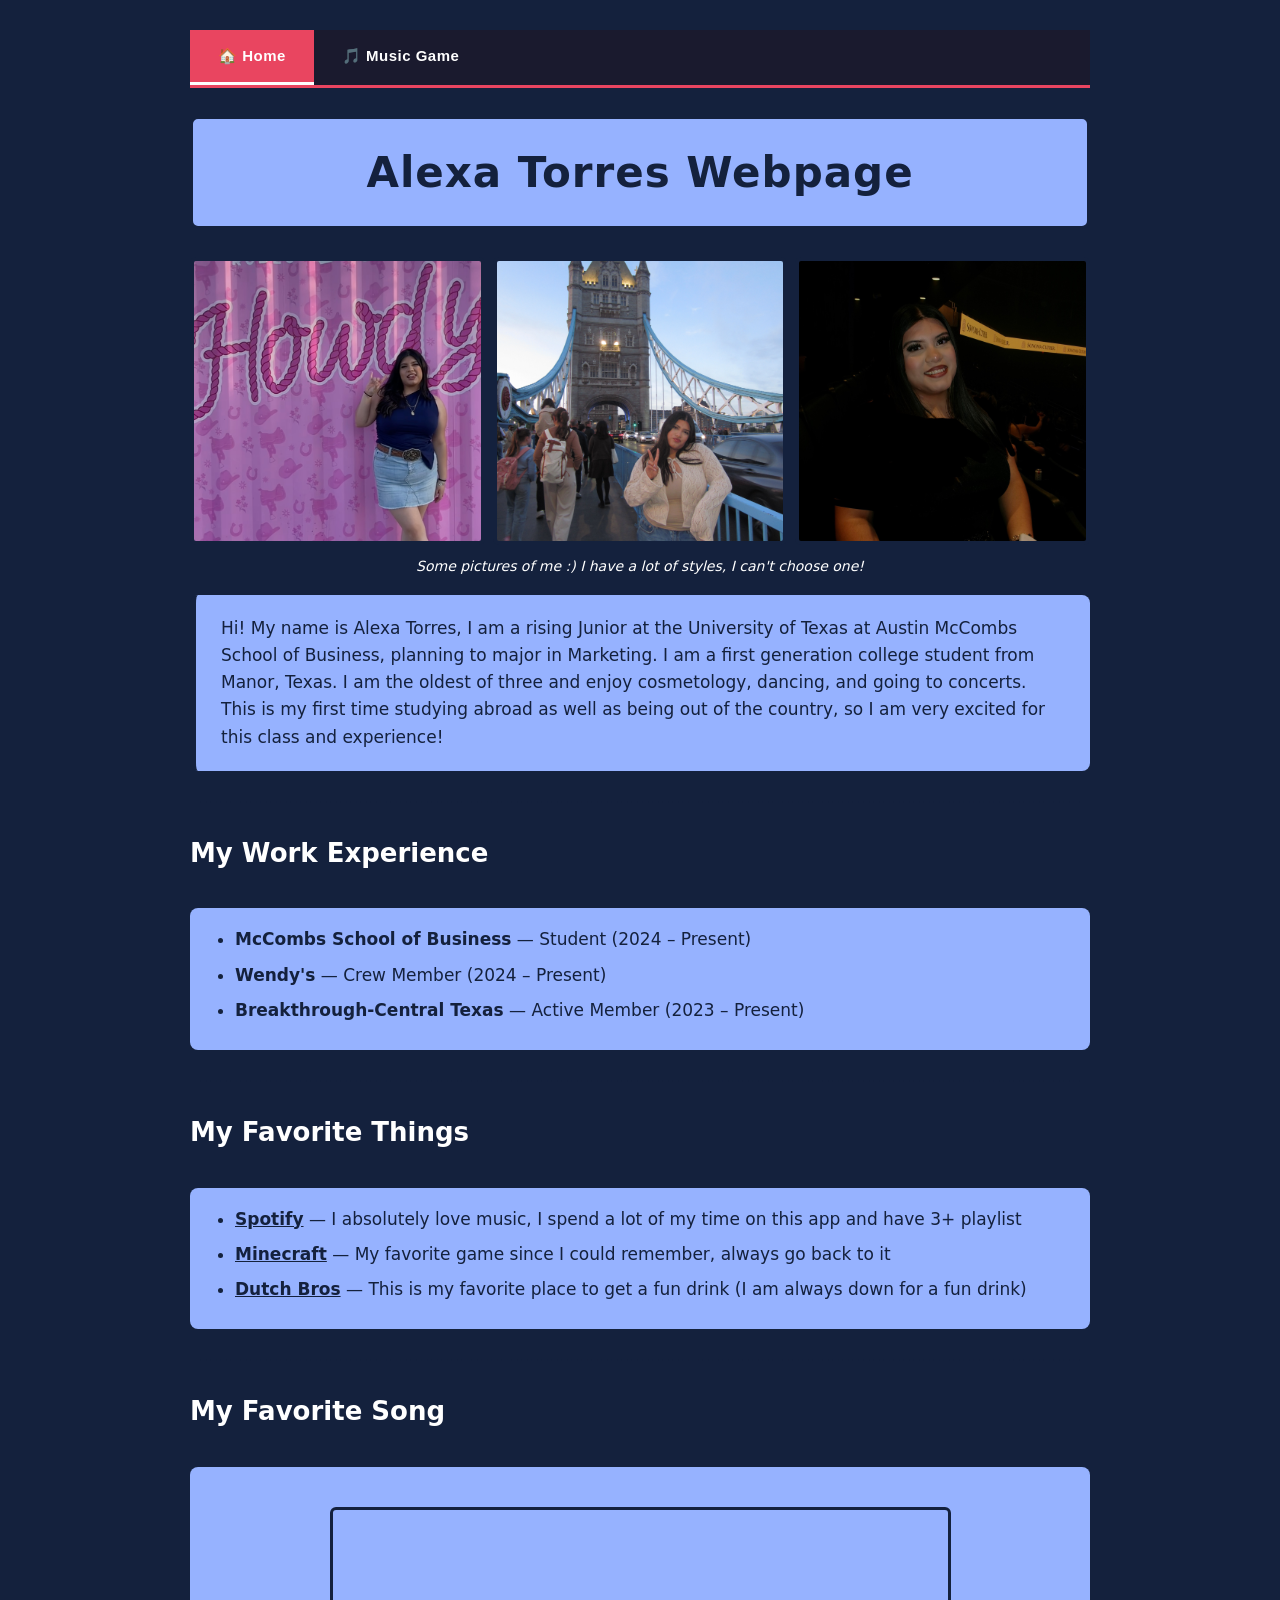
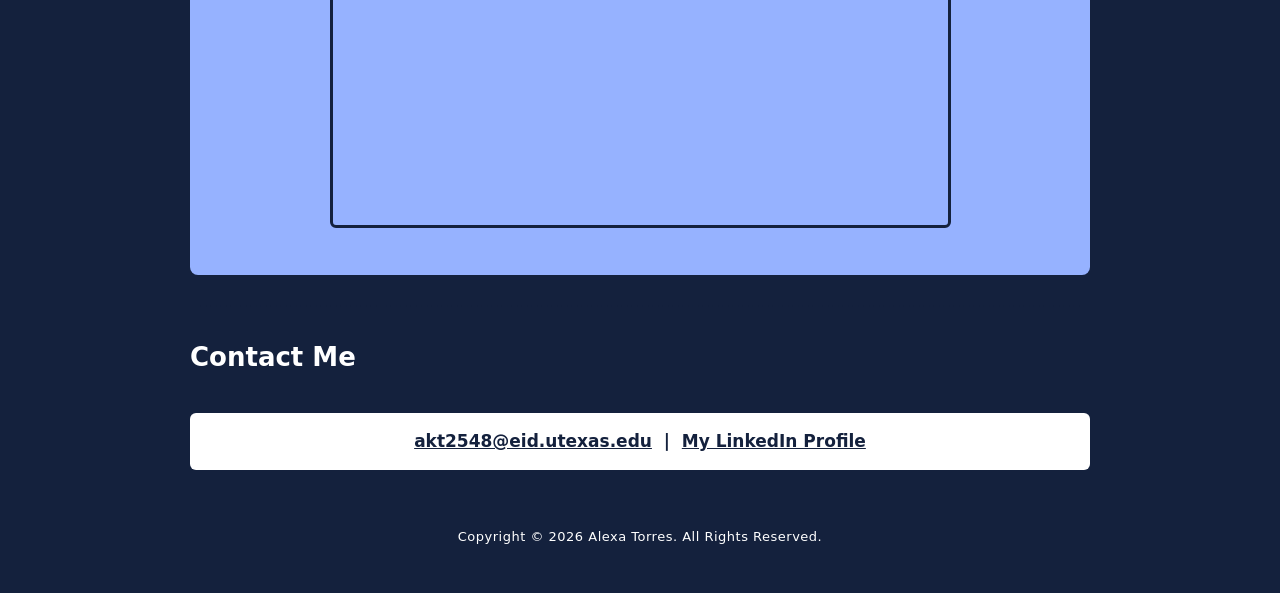
<file: index.html>
<!DOCTYPE html>
<html>
<head>
  <title>Alexa Torres Webpage</title>
  <link rel="stylesheet" href="style.css">
  <style>
    /* ── Navigation Bar ── */
    .site-nav {
      background: #1a1a2e;
      padding: 0;
      margin: 0 0 24px 0;
      display: flex;
      gap: 0;
      border-bottom: 3px solid #e94560;
    }
    .site-nav a {
      color: #fff;
      text-decoration: none;
      padding: 14px 28px;
      font-family: 'Segoe UI', sans-serif;
      font-size: 15px;
      font-weight: 600;
      letter-spacing: 0.5px;
      transition: background 0.2s, color 0.2s;
      display: inline-block;
    }
    .site-nav a:hover,
    .site-nav a.active {
      background: #e94560;
      color: #fff;
    }
    .site-nav a.active {
      border-bottom: 3px solid #fff;
    }
  </style>
</head>

<body>

  <!-- Navigation Bar -->
  <nav class="site-nav">
    <a href="index.html" class="active">🏠 Home</a>
    <a href="game.html">🎵 Music Game</a>
  </nav>

  <h1 class="page-title">Alexa Torres Webpage</h1>

  <div class="photo-row">
    <img class="row-photo"
         alt="Alexa throwing up hook 'em at the Austin Rodeo, a true Longhorn"
         src="IMG_0009.jpeg" />
    <img class="row-photo"
         alt="A picture of Alexa doing the peace sign at the London Bridge"
         src="IMG_2883.jpeg" />
    <img class="row-photo"
         alt="Alexa at the Peso Pluma concert smiling"
         src="IMG_2675.jpeg" />
  </div>
  <p class="caption">
    <em>Some pictures of me :) I have a lot of styles, I can't choose one!</em>
  </p>

  <p class="about-me">
    Hi! My name is Alexa Torres, I am a rising Junior at the University of Texas at Austin McCombs School of Business,
	planning to major in Marketing. I am a first generation college student from Manor, Texas. I am the oldest of three and 
	enjoy cosmetology, dancing, and going to concerts. This is my first time studying abroad as well as being out of the country, so I am very excited for this class and experience!
  </p>

  <hr />

  <h3>My Work Experience</h3>
  <ul>
    <li><strong>McCombs School of Business</strong> &mdash; Student (2024 &ndash; Present)</li>
    <li><strong>Wendy's</strong> &mdash; Crew Member (2024 &ndash; Present)</li>
    <li><strong>Breakthrough-Central Texas</strong> &mdash; Active Member (2023 &ndash; Present)</li>
  </ul>

  <hr />

  <h3>My Favorite Things</h3>
  <ul>
    <li><a href="https://open.spotify.com/" target="_blank">Spotify</a> &mdash; I absolutely love music, I spend a lot of my time on this app and have 3+ playlist</li>
    <li><a href="https://www.minecraft.net/en-us" target="_blank">Minecraft</a> &mdash; My favorite game since I could remember, always go back to it</li>
    <li><a href="https://www.dutchbros.com/" target="_blank">Dutch Bros</a> &mdash; This is my favorite place to get a fun drink (I am always down for a fun drink)</li>
  </ul>

  <hr />

  <h3>My Favorite Song</h3>
  <div class="video-grid">
    <iframe width="560" height="315" src="https://www.youtube.com/embed/VjkyLTrkxhc?si=64AHTUjujPd8C5o9" title="YouTube video player" frameborder="0" allow="accelerometer; autoplay; clipboard-write; encrypted-media; gyroscope; picture-in-picture; web-share" referrerpolicy="strict-origin-when-cross-origin" allowfullscreen></iframe>
  </div>

  <hr />

  <h3>Contact Me</h3>
  <p class="contact-line">
    <a href="mailto:akt2548@eid.utexas.edu">akt2548@eid.utexas.edu</a>
    &nbsp;|&nbsp;
    <a href="https://www.linkedin.com/in/alexaktorres/" target="_blank">My LinkedIn Profile</a>
  </p>

  <footer class="page-footer">
    Copyright &copy; 2026 Alexa Torres. All Rights Reserved.
  </footer>

</body>
</html>
</file>
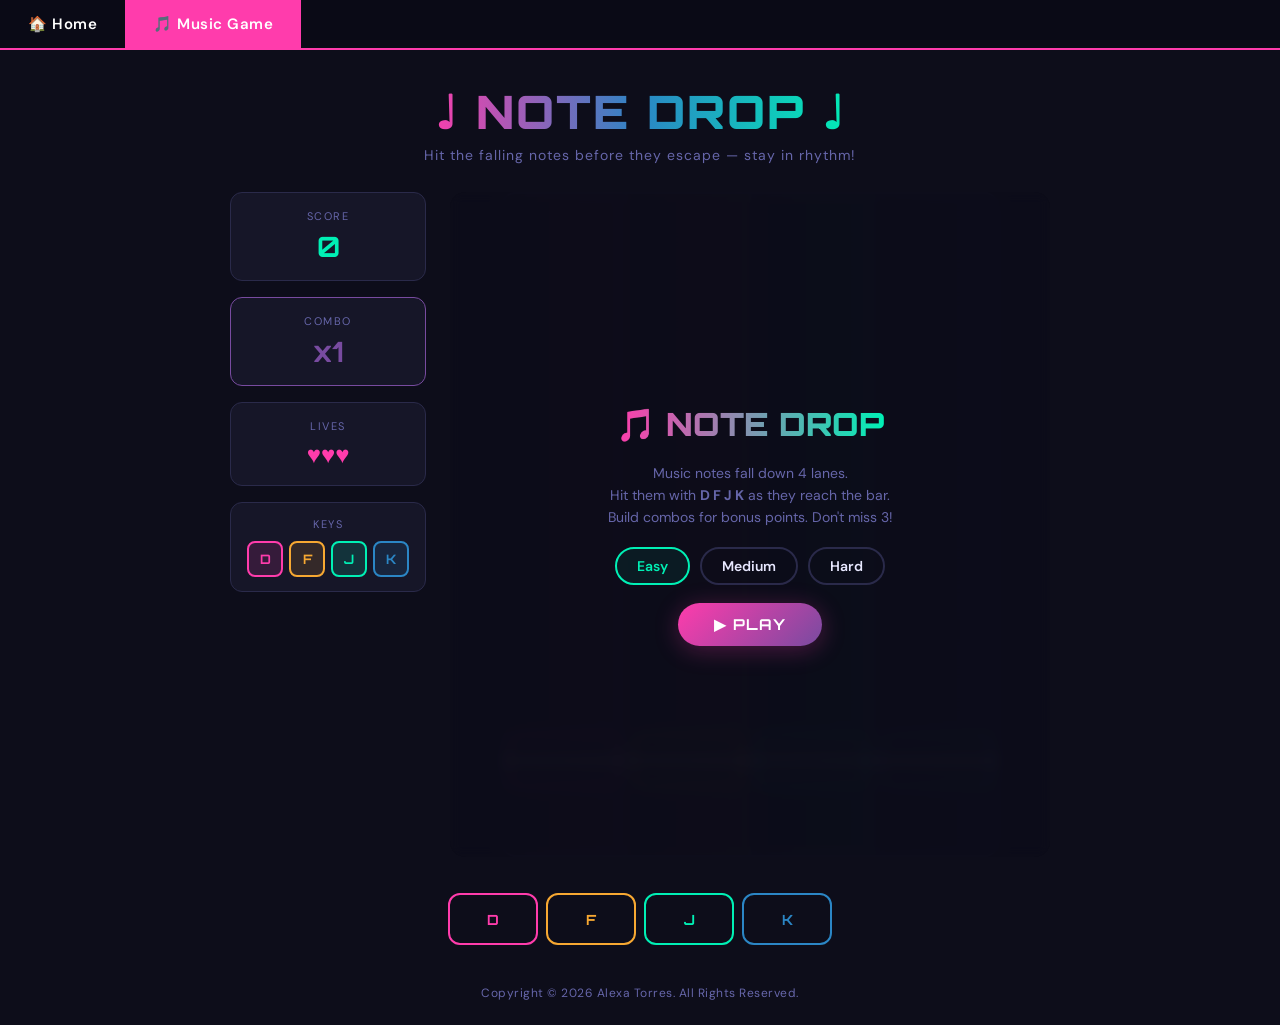
<file: game.html>
<!DOCTYPE html>
<html lang="en">
<head>
  <meta charset="UTF-8" />
  <title>Note Drop – Alexa's Music Game</title>
  <link href="https://fonts.googleapis.com/css2?family=Orbitron:wght@700;900&family=DM+Sans:wght@400;600&display=swap" rel="stylesheet">
  <style>
    :root {
      --bg:        #0d0d1a;
      --surface:   #161628;
      --border:    #2a2a4a;
      --accent1:   #ff3cac;
      --accent2:   #784ba0;
      --accent3:   #2b86c5;
      --accent4:   #00f0b5;
      --text:      #e8e8ff;
      --muted:     #6666aa;
      --col1: #ff3cac;
      --col2: #f7a832;
      --col3: #00f0b5;
      --col4: #2b86c5;
    }

    * { box-sizing: border-box; margin: 0; padding: 0; }

    body {
      background: var(--bg);
      color: var(--text);
      font-family: 'DM Sans', sans-serif;
      min-height: 100vh;
      display: flex;
      flex-direction: column;
      align-items: center;
      overflow-x: hidden;
    }

    /* ── Nav ── */
    .site-nav {
      width: 100%;
      background: #0a0a16;
      border-bottom: 2px solid var(--accent1);
      display: flex;
      gap: 0;
    }
    .site-nav a {
      color: #fff;
      text-decoration: none;
      padding: 14px 28px;
      font-family: 'DM Sans', sans-serif;
      font-size: 15px;
      font-weight: 600;
      letter-spacing: 0.5px;
      transition: background 0.2s;
      display: inline-block;
    }
    .site-nav a:hover  { background: #1e1e3a; }
    .site-nav a.active { background: var(--accent1); color: #fff; }

    /* ── Header ── */
    .game-header {
      margin: 32px 0 8px;
      text-align: center;
    }
    .game-header h1 {
      font-family: 'Orbitron', sans-serif;
      font-size: clamp(28px, 5vw, 46px);
      font-weight: 900;
      letter-spacing: 2px;
      background: linear-gradient(90deg, var(--accent1), var(--accent3), var(--accent4));
      -webkit-background-clip: text;
      -webkit-text-fill-color: transparent;
      background-clip: text;
    }
    .game-header p {
      color: var(--muted);
      font-size: 14px;
      margin-top: 6px;
      letter-spacing: 1px;
    }

    /* ── Layout ── */
    .game-wrapper {
      display: flex;
      gap: 24px;
      align-items: flex-start;
      margin: 20px auto 40px;
      max-width: 820px;
      width: 95%;
      flex-wrap: wrap;
      justify-content: center;
    }

    /* ── Sidebar ── */
    .sidebar {
      display: flex;
      flex-direction: column;
      gap: 16px;
      min-width: 160px;
    }
    .stat-box {
      background: var(--surface);
      border: 1px solid var(--border);
      border-radius: 12px;
      padding: 16px 20px;
      text-align: center;
    }
    .stat-box .label {
      font-size: 11px;
      text-transform: uppercase;
      letter-spacing: 1.5px;
      color: var(--muted);
      margin-bottom: 6px;
    }
    .stat-box .value {
      font-family: 'Orbitron', sans-serif;
      font-size: 28px;
      font-weight: 700;
      color: var(--accent4);
    }
    .stat-box .value.lives { color: var(--accent1); font-size: 24px; }

    .combo-box .value { color: var(--accent2); }
    .combo-box { border-color: var(--accent2); }

    /* ── Key hints ── */
    .key-hints {
      background: var(--surface);
      border: 1px solid var(--border);
      border-radius: 12px;
      padding: 14px 16px;
    }
    .key-hints .label {
      font-size: 11px;
      text-transform: uppercase;
      letter-spacing: 1.5px;
      color: var(--muted);
      margin-bottom: 10px;
      text-align: center;
    }
    .key-row {
      display: flex;
      gap: 6px;
      justify-content: center;
      flex-wrap: wrap;
    }
    .key-badge {
      width: 36px; height: 36px;
      border-radius: 8px;
      display: flex; align-items: center; justify-content: center;
      font-family: 'Orbitron', sans-serif;
      font-size: 13px;
      font-weight: 700;
      border: 2px solid;
      transition: transform 0.08s, filter 0.08s;
    }
    .key-badge.k0 { background: #ff3cac22; border-color: var(--col1); color: var(--col1); }
    .key-badge.k1 { background: #f7a83222; border-color: var(--col2); color: var(--col2); }
    .key-badge.k2 { background: #00f0b522; border-color: var(--col3); color: var(--col3); }
    .key-badge.k3 { background: #2b86c522; border-color: var(--col4); color: var(--col4); }
    .key-badge.pressed { transform: scale(0.85); filter: brightness(1.8); }

    /* ── Canvas area ── */
    .canvas-wrap {
      position: relative;
      flex: 1;
      min-width: 280px;
    }
    #gameCanvas {
      display: block;
      border-radius: 16px;
      border: 2px solid var(--border);
      background: var(--bg);
      width: 100%;
      max-width: 500px;
      margin: 0 auto;
      display: block;
    }

    /* ── Overlay screens ── */
    .overlay {
      position: absolute;
      inset: 0;
      background: rgba(13, 13, 26, 0.92);
      backdrop-filter: blur(6px);
      border-radius: 16px;
      display: flex;
      flex-direction: column;
      align-items: center;
      justify-content: center;
      gap: 18px;
      text-align: center;
      padding: 32px;
    }
    .overlay h2 {
      font-family: 'Orbitron', sans-serif;
      font-size: clamp(22px, 4vw, 32px);
      font-weight: 900;
      background: linear-gradient(90deg, var(--accent1), var(--accent4));
      -webkit-background-clip: text;
      -webkit-text-fill-color: transparent;
      background-clip: text;
    }
    .overlay p { color: var(--muted); font-size: 14px; line-height: 1.6; max-width: 340px; }
    .btn {
      background: linear-gradient(135deg, var(--accent1), var(--accent2));
      color: #fff;
      border: none;
      border-radius: 30px;
      padding: 12px 36px;
      font-family: 'Orbitron', sans-serif;
      font-size: 15px;
      font-weight: 700;
      cursor: pointer;
      letter-spacing: 1px;
      transition: transform 0.15s, filter 0.15s;
      box-shadow: 0 4px 24px #ff3cac44;
    }
    .btn:hover { transform: scale(1.05); filter: brightness(1.15); }

    /* difficulty selector */
    .diff-btns { display: flex; gap: 10px; }
    .diff-btn {
      border: 2px solid var(--border);
      background: transparent;
      color: var(--text);
      border-radius: 20px;
      padding: 8px 20px;
      font-family: 'DM Sans', sans-serif;
      font-size: 14px;
      font-weight: 600;
      cursor: pointer;
      transition: all 0.15s;
    }
    .diff-btn.sel { border-color: var(--accent4); color: var(--accent4); background: #00f0b511; }

    /* ── Feedback flash ── */
    .feedback {
      position: absolute;
      left: 50%; transform: translateX(-50%);
      top: 44%;
      font-family: 'Orbitron', sans-serif;
      font-size: 26px;
      font-weight: 900;
      pointer-events: none;
      opacity: 0;
      transition: opacity 0.15s;
    }
    .feedback.show { opacity: 1; animation: pop 0.5s forwards; }
    @keyframes pop {
      0%   { transform: translateX(-50%) scale(0.8); opacity: 1; }
      60%  { transform: translateX(-50%) scale(1.2); opacity: 1; }
      100% { transform: translateX(-50%) scale(1);   opacity: 0; }
    }

    /* ── Particle layer ── */
    #particleCanvas {
      position: absolute;
      inset: 0;
      pointer-events: none;
      border-radius: 16px;
    }

    /* ── Mobile touch buttons ── */
    .touch-btns {
      display: none;
      gap: 8px;
      margin-top: 12px;
      width: 100%;
      max-width: 500px;
      justify-content: center;
    }
    .touch-btn {
      flex: 1;
      max-width: 90px;
      height: 52px;
      border-radius: 12px;
      border: 2px solid;
      background: transparent;
      font-family: 'Orbitron', sans-serif;
      font-size: 14px;
      font-weight: 700;
      cursor: pointer;
      transition: filter 0.1s, transform 0.1s;
    }
    .touch-btn:active { transform: scale(0.9); filter: brightness(1.8); }
    .touch-btn.t0 { border-color: var(--col1); color: var(--col1); }
    .touch-btn.t1 { border-color: var(--col2); color: var(--col2); }
    .touch-btn.t2 { border-color: var(--col3); color: var(--col3); }
    .touch-btn.t3 { border-color: var(--col4); color: var(--col4); }
    @media (hover: none) { .touch-btns { display: flex; } }

    footer {
      color: var(--muted);
      font-size: 12px;
      margin-bottom: 24px;
      letter-spacing: 0.5px;
    }
  </style>
</head>
<body>

  <!-- Navigation -->
  <nav class="site-nav">
    <a href="index.html">🏠 Home</a>
    <a href="game.html" class="active">🎵 Music Game</a>
  </nav>

  <!-- Header -->
  <div class="game-header">
    <h1>♩ NOTE DROP ♩</h1>
    <p>Hit the falling notes before they escape — stay in rhythm!</p>
  </div>

  <!-- Game layout -->
  <div class="game-wrapper">

    <!-- Sidebar -->
    <div class="sidebar">
      <div class="stat-box">
        <div class="label">Score</div>
        <div class="value" id="scoreDisplay">0</div>
      </div>
      <div class="stat-box combo-box">
        <div class="label">Combo</div>
        <div class="value" id="comboDisplay">x1</div>
      </div>
      <div class="stat-box">
        <div class="label">Lives</div>
        <div class="value lives" id="livesDisplay">♥♥♥</div>
      </div>
      <div class="key-hints">
        <div class="label">Keys</div>
        <div class="key-row">
          <div class="key-badge k0" id="kb0">D</div>
          <div class="key-badge k1" id="kb1">F</div>
          <div class="key-badge k2" id="kb2">J</div>
          <div class="key-badge k3" id="kb3">K</div>
        </div>
      </div>
    </div>

    <!-- Canvas -->
    <div class="canvas-wrap">
      <canvas id="gameCanvas" width="420" height="560"></canvas>
      <canvas id="particleCanvas" width="420" height="560"></canvas>

      <!-- Feedback word -->
      <div class="feedback" id="feedback"></div>

      <!-- Start overlay -->
      <div class="overlay" id="startOverlay">
        <h2>🎵 NOTE DROP</h2>
        <p>Music notes fall down 4 lanes.<br>
           Hit them with <strong>D&nbsp;F&nbsp;J&nbsp;K</strong> as they reach the bar.<br>
           Build combos for bonus points. Don't miss 3!</p>
        <div class="diff-btns">
          <button class="diff-btn sel" data-diff="easy">Easy</button>
          <button class="diff-btn" data-diff="medium">Medium</button>
          <button class="diff-btn" data-diff="hard">Hard</button>
        </div>
        <button class="btn" id="startBtn">▶ PLAY</button>
      </div>

      <!-- Game over overlay -->
      <div class="overlay" id="gameOverOverlay" style="display:none;">
        <h2>GAME OVER</h2>
        <p id="finalScore"></p>
        <button class="btn" id="restartBtn">↺ PLAY AGAIN</button>
      </div>
    </div>

    <!-- Mobile touch buttons (below canvas) -->
    <div class="touch-btns" style="display:flex;">
      <button class="touch-btn t0" data-col="0">D</button>
      <button class="touch-btn t1" data-col="1">F</button>
      <button class="touch-btn t2" data-col="2">J</button>
      <button class="touch-btn t3" data-col="3">K</button>
    </div>

  </div>

  <footer>Copyright &copy; 2026 Alexa Torres. All Rights Reserved.</footer>

<script>
/* ═══════════════════════════════════════════
   NOTE DROP — core game engine
═══════════════════════════════════════════ */

const canvas  = document.getElementById('gameCanvas');
const ctx     = canvas.getContext('2d');
const pCanvas = document.getElementById('particleCanvas');
const pCtx    = pCanvas.getContext('2d');

const W = canvas.width, H = canvas.height;
const COLS    = 4;
const COL_W   = W / COLS;
const HIT_Y   = H - 80;   // hit target line Y
const HIT_H   = 18;       // height of hit zone
const NOTE_R  = 22;       // note half-height
const NOTE_W  = COL_W - 14;

const COLORS  = ['#ff3cac','#f7a832','#00f0b5','#2b86c5'];
const KEYS    = ['d','f','j','k'];
const NOTE_SYMBOLS = ['♩','♪','♫','♬'];

const DIFFICULTIES = {
  easy:   { speed: 2.4, interval: 1100, maxNotes: 3 },
  medium: { speed: 3.6, interval:  780, maxNotes: 4 },
  hard:   { speed: 5.0, interval:  560, maxNotes: 6 },
};

let diff = 'easy';
let notes = [], particles = [];
let score = 0, combo = 1, lives = 3;
let running = false;
let lastTime = 0, spawnTimer = 0;
let animId = null;

// Audio context for note sounds
let audioCtx = null;
function getAudio() {
  if (!audioCtx) audioCtx = new (window.AudioContext || window.webkitAudioContext)();
  return audioCtx;
}
function playNote(col, good = true) {
  try {
    const ac  = getAudio();
    const osc = ac.createOscillator();
    const gain= ac.createGain();
    osc.connect(gain); gain.connect(ac.destination);
    const freqs = [261.6, 329.6, 392.0, 523.3]; // C4 E4 G4 C5
    osc.frequency.value = good ? freqs[col] * (1 + combo * 0.015) : 160;
    osc.type = good ? 'sine' : 'sawtooth';
    gain.gain.setValueAtTime(0.25, ac.currentTime);
    gain.gain.exponentialRampToValueAtTime(0.001, ac.currentTime + (good ? 0.35 : 0.18));
    osc.start(); osc.stop(ac.currentTime + 0.35);
  } catch(e) {}
}

/* ── Notes ── */
function spawnNote() {
  const cfg = DIFFICULTIES[diff];
  // avoid too many at same time
  const active = notes.filter(n => !n.dead).length;
  if (active >= cfg.maxNotes) return;
  const col = Math.floor(Math.random() * COLS);
  notes.push({ col, y: -NOTE_R, speed: cfg.speed, hit: false, dead: false, scale: 1, glow: 0 });
}

function updateNotes(dt) {
  for (const n of notes) {
    if (n.dead) continue;
    n.y += n.speed * (dt / 16.67);
    if (n.y - NOTE_R > H) {
      n.dead = true;
      loseLife();
    }
  }
  notes = notes.filter(n => !n.dead || n.y - NOTE_R <= H + 20);
}

/* ── Hit detection ── */
function hitCol(col) {
  let best = null, bestDist = 999;
  for (const n of notes) {
    if (n.dead || n.hit || n.col !== col) continue;
    const dist = Math.abs(n.y - HIT_Y);
    if (dist < bestDist) { bestDist = dist; best = n; }
  }
  if (!best) {
    // Miss press
    playNote(col, false);
    showFeedback('MISS', '#ff3c3c');
    return;
  }
  const dist = bestDist;
  let label, pts, color;
  if (dist < 18)       { label='PERFECT'; pts=300; color='#00f0b5'; }
  else if (dist < 38)  { label='GREAT';   pts=150; color='#f7a832'; }
  else if (dist < 58)  { label='GOOD';    pts=75;  color='#2b86c5'; }
  else { // too early
    playNote(col, false);
    showFeedback('EARLY', '#aaaaff');
    return;
  }
  best.hit = true; best.dead = true;
  combo = Math.min(combo + 1, 16);
  score += pts * combo;
  playNote(col, true);
  spawnParticles(best.col, best.y, COLORS[col]);
  showFeedback(label + (combo > 2 ? ` x${combo}` : ''), color);
  updateHUD();
}

function loseLife() {
  lives--;
  combo = 1;
  playNote(0, false);
  showFeedback('MISS!', '#ff3c3c');
  updateHUD();
  if (lives <= 0) endGame();
}

/* ── Feedback ── */
const fbEl = document.getElementById('feedback');
let fbTimeout = null;
function showFeedback(text, color) {
  fbEl.textContent = text;
  fbEl.style.color = color;
  fbEl.classList.remove('show');
  void fbEl.offsetWidth;
  fbEl.classList.add('show');
  clearTimeout(fbTimeout);
  fbTimeout = setTimeout(() => fbEl.classList.remove('show'), 500);
}

/* ── Particles ── */
function spawnParticles(col, y, color) {
  const x = col * COL_W + COL_W / 2;
  for (let i = 0; i < 14; i++) {
    const angle = Math.random() * Math.PI * 2;
    const speed = 1.5 + Math.random() * 3.5;
    particles.push({
      x, y, vx: Math.cos(angle) * speed, vy: Math.sin(angle) * speed,
      life: 1, color,
      symbol: NOTE_SYMBOLS[Math.floor(Math.random() * 4)],
      size: 12 + Math.random() * 10,
    });
  }
}
function updateParticles(dt) {
  for (const p of particles) {
    p.x += p.vx * (dt/16.67);
    p.y += p.vy * (dt/16.67);
    p.vy += 0.12;
    p.life -= 0.035 * (dt/16.67);
  }
  particles = particles.filter(p => p.life > 0);
}
function drawParticles() {
  pCtx.clearRect(0, 0, W, H);
  for (const p of particles) {
    pCtx.globalAlpha = p.life;
    pCtx.fillStyle = p.color;
    pCtx.font = `${p.size}px serif`;
    pCtx.textAlign = 'center';
    pCtx.fillText(p.symbol, p.x, p.y);
  }
  pCtx.globalAlpha = 1;
}

/* ── Drawing ── */
function drawLanes() {
  // Lane backgrounds
  for (let c = 0; c < COLS; c++) {
    const x = c * COL_W;
    const grd = ctx.createLinearGradient(x, 0, x + COL_W, 0);
    grd.addColorStop(0, COLORS[c] + '08');
    grd.addColorStop(1, COLORS[c] + '14');
    ctx.fillStyle = grd;
    ctx.fillRect(x, 0, COL_W, H);

    // dividers
    if (c > 0) {
      ctx.strokeStyle = '#2a2a4a';
      ctx.lineWidth = 1;
      ctx.beginPath(); ctx.moveTo(x, 0); ctx.lineTo(x, H); ctx.stroke();
    }
  }
}

function drawHitLine() {
  // Glow under line
  const grd = ctx.createLinearGradient(0, HIT_Y - 20, 0, HIT_Y + 20);
  grd.addColorStop(0, 'transparent');
  grd.addColorStop(0.5, '#ffffff18');
  grd.addColorStop(1, 'transparent');
  ctx.fillStyle = grd;
  ctx.fillRect(0, HIT_Y - 20, W, 40);

  // Line
  ctx.strokeStyle = '#ffffff44';
  ctx.lineWidth = 2;
  ctx.beginPath(); ctx.moveTo(0, HIT_Y); ctx.lineTo(W, HIT_Y); ctx.stroke();

  // Hit zones per lane
  for (let c = 0; c < COLS; c++) {
    const x = c * COL_W + 7;
    const pressed = pressedCols.has(c);
    ctx.strokeStyle = pressed ? COLORS[c] : COLORS[c] + '66';
    ctx.lineWidth = pressed ? 3 : 2;
    ctx.shadowBlur = pressed ? 12 : 0;
    ctx.shadowColor = COLORS[c];
    roundRect(ctx, x, HIT_Y - NOTE_R, NOTE_W, NOTE_R * 2, 10);
    ctx.stroke();
    ctx.shadowBlur = 0;
  }
}

function drawNotes() {
  for (const n of notes) {
    if (n.dead) continue;
    const x = n.col * COL_W + 7;
    const y = n.y - NOTE_R;
    const c = COLORS[n.col];

    // Approach glow
    const proximity = Math.max(0, 1 - Math.abs(n.y - HIT_Y) / 200);
    ctx.shadowBlur = 8 + proximity * 20;
    ctx.shadowColor = c;

    // Fill
    const grd = ctx.createLinearGradient(x, y, x + NOTE_W, y + NOTE_R * 2);
    grd.addColorStop(0, c + 'dd');
    grd.addColorStop(1, c + '88');
    ctx.fillStyle = grd;
    roundRect(ctx, x, y, NOTE_W, NOTE_R * 2, 10);
    ctx.fill();

    // Stroke
    ctx.strokeStyle = c;
    ctx.lineWidth = 1.5;
    roundRect(ctx, x, y, NOTE_W, NOTE_R * 2, 10);
    ctx.stroke();

    // Symbol
    ctx.shadowBlur = 0;
    ctx.fillStyle = '#fff';
    ctx.font = 'bold 18px serif';
    ctx.textAlign = 'center';
    ctx.textBaseline = 'middle';
    ctx.fillText(NOTE_SYMBOLS[n.col], x + NOTE_W / 2, n.y);
  }
  ctx.shadowBlur = 0;
}

function drawBG() {
  ctx.fillStyle = '#0d0d1a';
  ctx.fillRect(0, 0, W, H);
}

/* ── HUD ── */
const livesStr = ['', '♥', '♥♥', '♥♥♥'];
function updateHUD() {
  document.getElementById('scoreDisplay').textContent = score;
  document.getElementById('comboDisplay').textContent = combo > 1 ? `x${combo}` : 'x1';
  document.getElementById('livesDisplay').textContent = livesStr[Math.max(0, lives)] || '';
}

/* ── Key badge flash ── */
const pressedCols = new Set();
function flashKey(col, on) {
  const kb = document.getElementById('kb' + col);
  if (on) kb.classList.add('pressed'); else kb.classList.remove('pressed');
}

/* ── Game loop ── */
function gameLoop(ts) {
  if (!running) return;
  const dt = Math.min(ts - lastTime, 50);
  lastTime = ts;

  spawnTimer += dt;
  const cfg = DIFFICULTIES[diff];
  if (spawnTimer >= cfg.interval) {
    spawnNote();
    spawnTimer = 0;
  }

  updateNotes(dt);
  updateParticles(dt);

  drawBG();
  drawLanes();
  drawHitLine();
  drawNotes();
  drawParticles();

  animId = requestAnimationFrame(gameLoop);
}

function startGame() {
  notes = []; particles = [];
  score = 0; combo = 1; lives = 3; spawnTimer = 0;
  updateHUD();
  document.getElementById('startOverlay').style.display = 'none';
  document.getElementById('gameOverOverlay').style.display = 'none';
  running = true;
  lastTime = performance.now();
  animId = requestAnimationFrame(gameLoop);
}

function endGame() {
  running = false;
  cancelAnimationFrame(animId);
  const ov = document.getElementById('gameOverOverlay');
  document.getElementById('finalScore').textContent =
    `Final score: ${score.toLocaleString()} · Best combo: x${combo}`;
  ov.style.display = 'flex';
}

/* ── Input ── */
document.addEventListener('keydown', e => {
  if (!running) return;
  const col = KEYS.indexOf(e.key.toLowerCase());
  if (col === -1) return;
  e.preventDefault();
  if (pressedCols.has(col)) return;
  pressedCols.add(col);
  flashKey(col, true);
  hitCol(col);
});
document.addEventListener('keyup', e => {
  const col = KEYS.indexOf(e.key.toLowerCase());
  if (col === -1) return;
  pressedCols.delete(col);
  flashKey(col, false);
});

// Touch buttons
document.querySelectorAll('.touch-btn').forEach(btn => {
  btn.addEventListener('touchstart', e => {
    e.preventDefault();
    if (!running) return;
    const col = +btn.dataset.col;
    pressedCols.add(col);
    flashKey(col, true);
    hitCol(col);
  });
  btn.addEventListener('touchend', e => {
    e.preventDefault();
    const col = +btn.dataset.col;
    pressedCols.delete(col);
    flashKey(col, false);
  });
});

// Difficulty buttons
document.querySelectorAll('.diff-btn').forEach(btn => {
  btn.addEventListener('click', () => {
    document.querySelectorAll('.diff-btn').forEach(b => b.classList.remove('sel'));
    btn.classList.add('sel');
    diff = btn.dataset.diff;
  });
});

document.getElementById('startBtn').addEventListener('click', startGame);
document.getElementById('restartBtn').addEventListener('click', startGame);

/* ── Utility ── */
function roundRect(ctx, x, y, w, h, r) {
  ctx.beginPath();
  ctx.moveTo(x + r, y);
  ctx.lineTo(x + w - r, y);
  ctx.quadraticCurveTo(x + w, y, x + w, y + r);
  ctx.lineTo(x + w, y + h - r);
  ctx.quadraticCurveTo(x + w, y + h, x + w - r, y + h);
  ctx.lineTo(x + r, y + h);
  ctx.quadraticCurveTo(x, y + h, x, y + h - r);
  ctx.lineTo(x, y + r);
  ctx.quadraticCurveTo(x, y, x + r, y);
  ctx.closePath();
}

// Draw idle state on load
drawBG(); drawLanes(); drawHitLine();
</script>
</body>
</html>
</file>
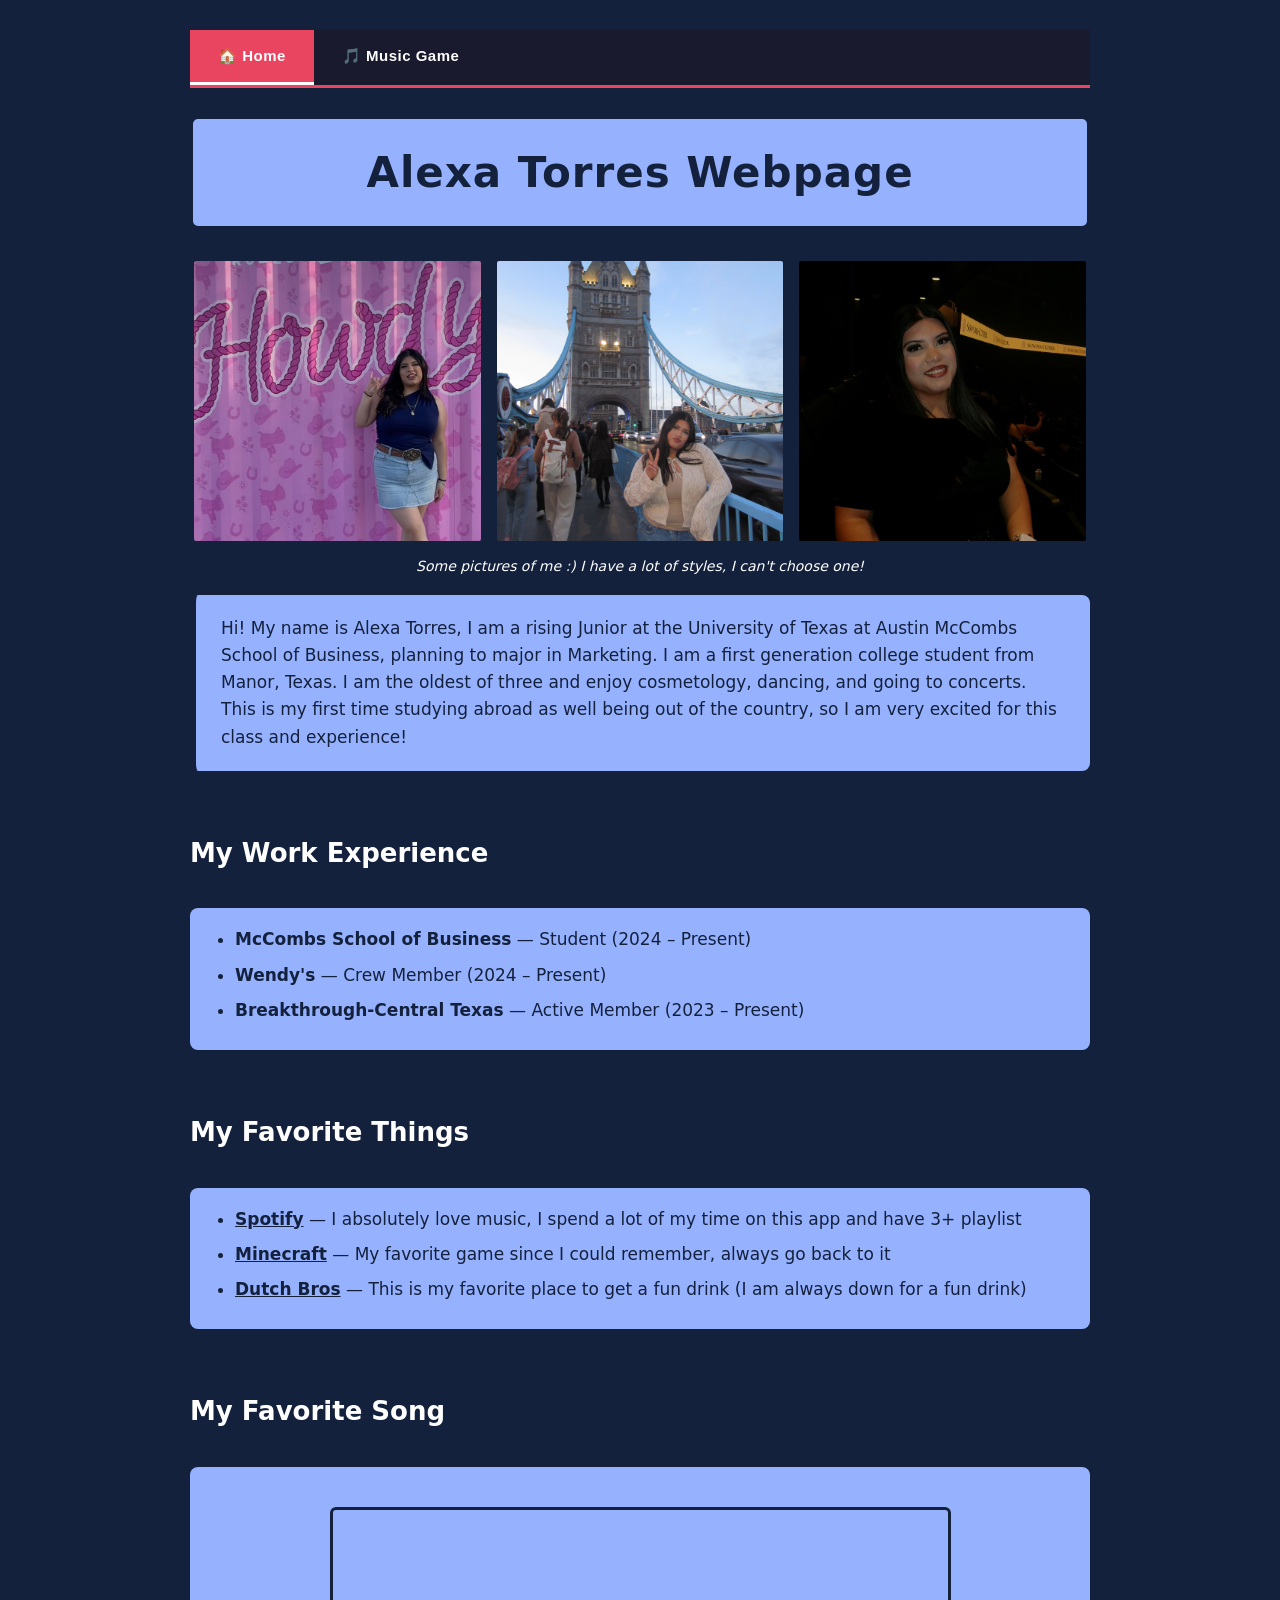
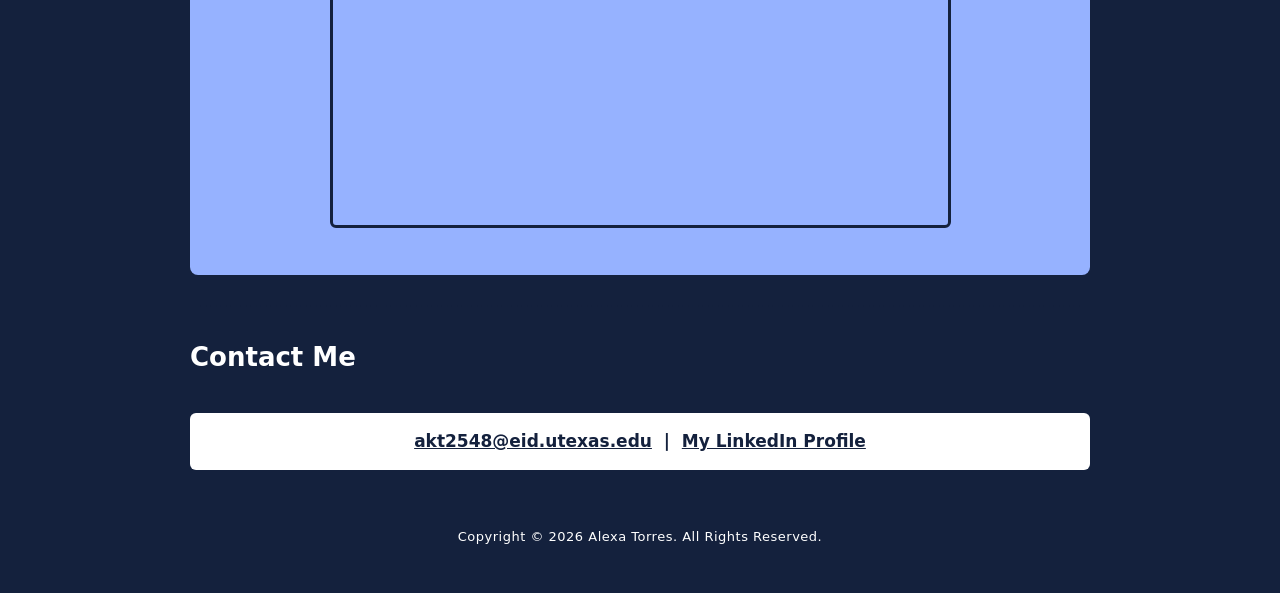
<file: index (3).html>
<!DOCTYPE html>
<html>
<head>
  <title>Alexa Torres Webpage</title>
  <link rel="stylesheet" href="style.css">
  <style>
    /* ── Navigation Bar ── */
    .site-nav {
      background: #1a1a2e;
      padding: 0;
      margin: 0 0 24px 0;
      display: flex;
      gap: 0;
      border-bottom: 3px solid #e94560;
    }
    .site-nav a {
      color: #fff;
      text-decoration: none;
      padding: 14px 28px;
      font-family: 'Segoe UI', sans-serif;
      font-size: 15px;
      font-weight: 600;
      letter-spacing: 0.5px;
      transition: background 0.2s, color 0.2s;
      display: inline-block;
    }
    .site-nav a:hover,
    .site-nav a.active {
      background: #e94560;
      color: #fff;
    }
    .site-nav a.active {
      border-bottom: 3px solid #fff;
    }
  </style>
</head>

<body>

  <!-- Navigation Bar -->
  <nav class="site-nav">
    <a href="index.html" class="active">🏠 Home</a>
    <a href="game.html">🎵 Music Game</a>
  </nav>

  <h1 class="page-title">Alexa Torres Webpage</h1>

  <div class="photo-row">
    <img class="row-photo"
         alt="Alexa throwing up hook 'em at the Austin Rodeo, a true Longhorn"
         src="IMG_0009.jpeg" />
    <img class="row-photo"
         alt="A picture of Alexa doing the peace sign at the London Bridge"
         src="IMG_2883.jpeg" />
    <img class="row-photo"
         alt="Alexa at the Peso Pluma concert smiling"
         src="IMG_2675.jpeg" />
  </div>
  <p class="caption">
    <em>Some pictures of me :) I have a lot of styles, I can't choose one!</em>
  </p>

  <p class="about-me">
    Hi! My name is Alexa Torres, I am a rising Junior at the University of Texas at Austin McCombs School of Business,
	planning to major in Marketing. I am a first generation college student from Manor, Texas. I am the oldest of three and 
	enjoy cosmetology, dancing, and going to concerts. This is my first time studying abroad as well being out of the country, so I am very excited for this class and experience!
  </p>

  <hr />

  <h3>My Work Experience</h3>
  <ul>
    <li><strong>McCombs School of Business</strong> &mdash; Student (2024 &ndash; Present)</li>
    <li><strong>Wendy's</strong> &mdash; Crew Member (2024 &ndash; Present)</li>
    <li><strong>Breakthrough-Central Texas</strong> &mdash; Active Member (2023 &ndash; Present)</li>
  </ul>

  <hr />

  <h3>My Favorite Things</h3>
  <ul>
    <li><a href="https://open.spotify.com/" target="_blank">Spotify</a> &mdash; I absolutely love music, I spend a lot of my time on this app and have 3+ playlist</li>
    <li><a href="https://www.minecraft.net/en-us" target="_blank">Minecraft</a> &mdash; My favorite game since I could remember, always go back to it</li>
    <li><a href="https://www.dutchbros.com/" target="_blank">Dutch Bros</a> &mdash; This is my favorite place to get a fun drink (I am always down for a fun drink)</li>
  </ul>

  <hr />

  <h3>My Favorite Song</h3>
  <div class="video-grid">
    <iframe width="560" height="315" src="https://www.youtube.com/embed/VjkyLTrkxhc?si=64AHTUjujPd8C5o9" title="YouTube video player" frameborder="0" allow="accelerometer; autoplay; clipboard-write; encrypted-media; gyroscope; picture-in-picture; web-share" referrerpolicy="strict-origin-when-cross-origin" allowfullscreen></iframe>
  </div>

  <hr />

  <h3>Contact Me</h3>
  <p class="contact-line">
    <a href="mailto:akt2548@eid.utexas.edu">akt2548@eid.utexas.edu</a>
    &nbsp;|&nbsp;
    <a href="https://www.linkedin.com/in/alexaktorres/" target="_blank">My LinkedIn Profile</a>
  </p>

  <footer class="page-footer">
    Copyright &copy; 2026 Alexa Torres. All Rights Reserved.
  </footer>

</body>
</html>
</file>
<file: style.css>
/* ============================================================
   Alexa Torres Webpage - style.css
   ============================================================
   Color palette (UT Austin inspired):
   - Burnt orange: #BF5700  (primary background)
   - Navy:        #14213D   (primary text)
   - Khaki:       #E8DCC4   (cards / content panels)
   - White:       #FFFFFF   (highlights and contrast)
   ============================================================ */

/* ---- Page basics ---- */
body {
  background-color: #14213D;          /* burnt orange background */
  color: #14213D;                     /* navy text for contrast  */
  font-family: Sans, "Calibri", serif;
  max-width: 900px;
  margin: 0 auto;                     /* centers the whole page  */
  padding: 30px 20px;
  line-height: 1.6;
}

/* ---- Page title ---- */
.page-title {
  text-align: center;
  color: #14213D;                     /* navy title */
  background-color: #96B2FF;          /* khaki bar behind title */
  font-size: 42px;
  font-weight: bold;
  padding: 20px;
  border: 3px solid #14213D;
  border-radius: 8px;
  letter-spacing: 1px;
}

/* ---- Photo row at top: three images side-by-side ---- */
.photo-row {
  display: flex;                      /* puts items in a row */
  justify-content: center;            /* centers them horizontally */
  align-items: stretch;
  gap: 8px;                           /* small space between photos */
  margin: 20px 0 10px 0;
}

.row-photo {
  width: 33%;                         /* each photo takes ~one-third */
  height: 280px;                      /* all photos same height */
  object-fit: cover;                  /* crop to fill, no distortion */
  border: 4px solid #14213D;          /* navy frame */
  border-radius: 6px;
  background-color: #96B2FF;
}

/* ---- Section headings (Fall 2026 Schedule, Videos, etc.) ---- */
h3 {
  color: #FFFFFF;                     /* white headings on orange */
  font-size: 26px;
  border-bottom: 2px solid #14213D;
  padding-bottom: 6px;
  margin-top: 30px;
}

/* ---- About Me paragraph ---- */
.about-me {
  background-color: #96B2FF;          /* khaki "card" */
  color: #14213D;
  padding: 20px 25px;
  border-radius: 8px;
  border-left: 6px solid #14213D;
  font-size: 17px;
}

/* ---- Resume line ---- */
.resume-line {
  text-align: center;
  background-color: #96B2FF;
  color: #14213D;
  padding: 12px;
  border-radius: 6px;
  font-size: 18px;
  font-weight: bold;
}

/* ---- Captions under photos ---- */
.caption {
  text-align: center;
  color: #FFFFFF;
  font-size: 14px;
  margin-top: 0;
  padding: 0 20px;
}

/* ---- Lists ---- */
ol, ul {
  background-color: #96B2FF;
  color: #14213D;
  padding: 18px 18px 18px 45px;       /* extra left padding for bullets */
  border-radius: 8px;
  font-size: 17px;
}

li {
  margin-bottom: 8px;
}

/* ---- Links ---- */
a {
  color: #14213D;
  font-weight: bold;
  text-decoration: underline;
}

a:hover {
  color: #BF5700;
  background-color: #96B2FF;
  padding: 1px 3px;
  border-radius: 3px;
}

/* ---- Horizontal rules ---- */
hr {
  border: none;
  border-top: 2px dashed #14213D;
  margin: 30px 0;
}

/* ---- Video grid: 2 videos per row ---- */
.video-grid {
  justify-items: center;
  text-align:center;
  background-color: #96B2FF;
  padding: 40px;
  border-radius: 8px;
}

.video-grid iframe {
  width: 75%;
  justify-items: center;
  text-align:center;
  border: 3px solid #14213D;
  border-radius: 6px;
  background-color: #96B2FF;
}

/* ---- Contact line ---- */
.contact-line {
  text-align: center;
  background-color: #FFFFFF;
  color: #14213D;
  padding: 15px;
  border-radius: 6px;
  font-size: 17px;
  font-weight: bold;
}

/* ---- Footer ---- */
.page-footer {
  text-align: center;
  color: #FFFFFF;
  font-size: 13px;
  margin-top: 40px;
  padding: 15px;
  border-top: 2px solid #14213D;
  letter-spacing: 0.5px;
}

/* ---- Mobile / smaller screens ---- */
@media (max-width: 700px) {
  .video-grid {
    grid-template-columns: 1fr;
  }

  .page-title {
    font-size: 30px;
  }

  /* Stack the photos vertically on small screens */
  .photo-row {
    flex-direction: column;
    align-items: center;
  }

  .row-photo {
    width: 90%;
    height: 250px;
  }

  /* Stack contact links on small screens */
  .contact-line {
    font-size: 15px;
  }
}
</file>
